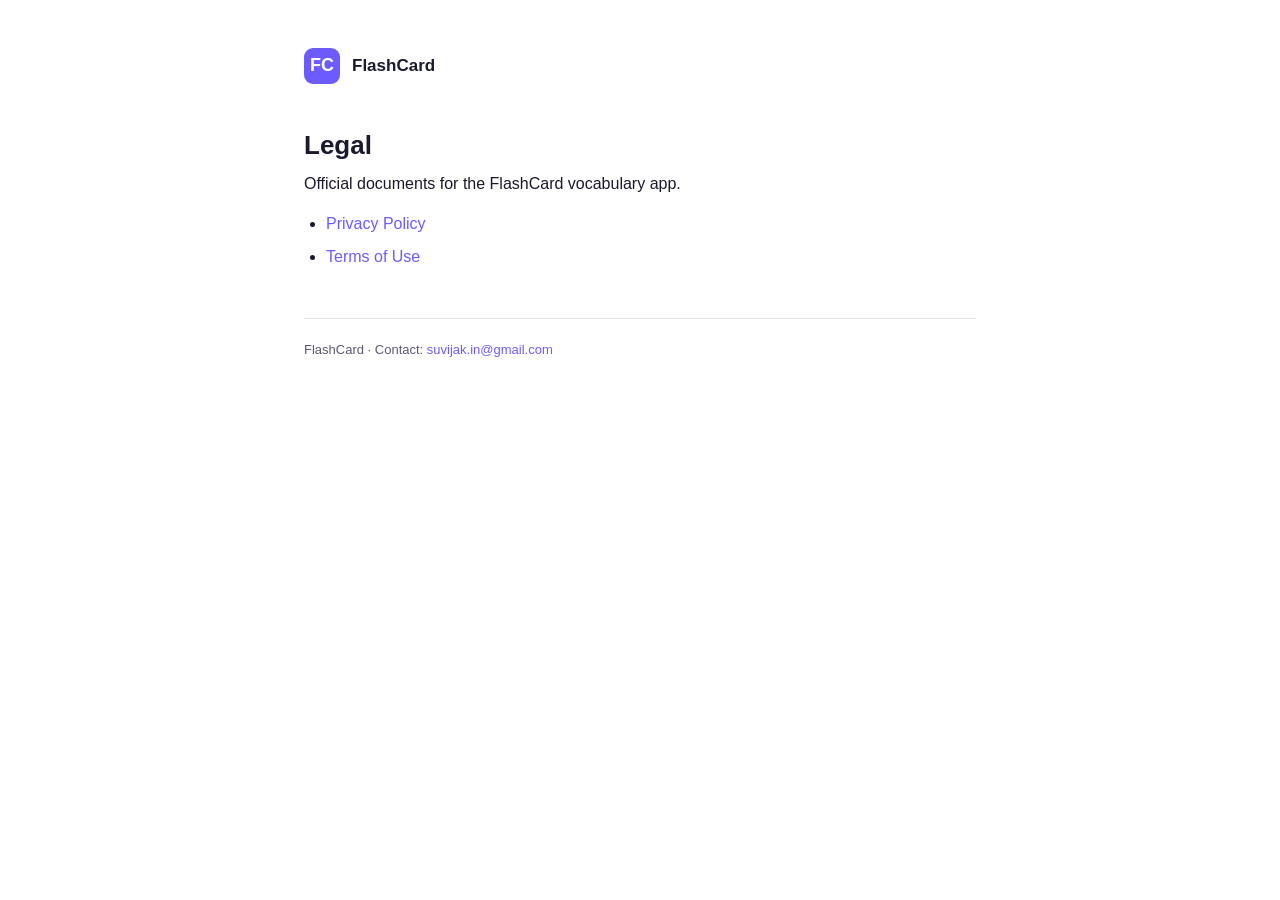
<file: index.html>
<!doctype html>
<html lang="en">
<head>
<meta charset="utf-8" />
<meta name="viewport" content="width=device-width, initial-scale=1" />
<title>FlashCard — Legal</title>
<link rel="stylesheet" href="style.css" />
</head>
<body>
<div class="wrap">
  <header class="top">
    <div class="logo">FC</div>
    <div class="name">FlashCard</div>
  </header>

  <h1>Legal</h1>
  <p>Official documents for the FlashCard vocabulary app.</p>

  <ul>
    <li><a href="privacy-policy.html">Privacy Policy</a></li>
    <li><a href="terms-of-use.html">Terms of Use</a></li>
  </ul>

  <footer>FlashCard · Contact: <a href="mailto:suvijak.in@gmail.com">suvijak.in@gmail.com</a></footer>
</div>
</body>
</html>
</file>
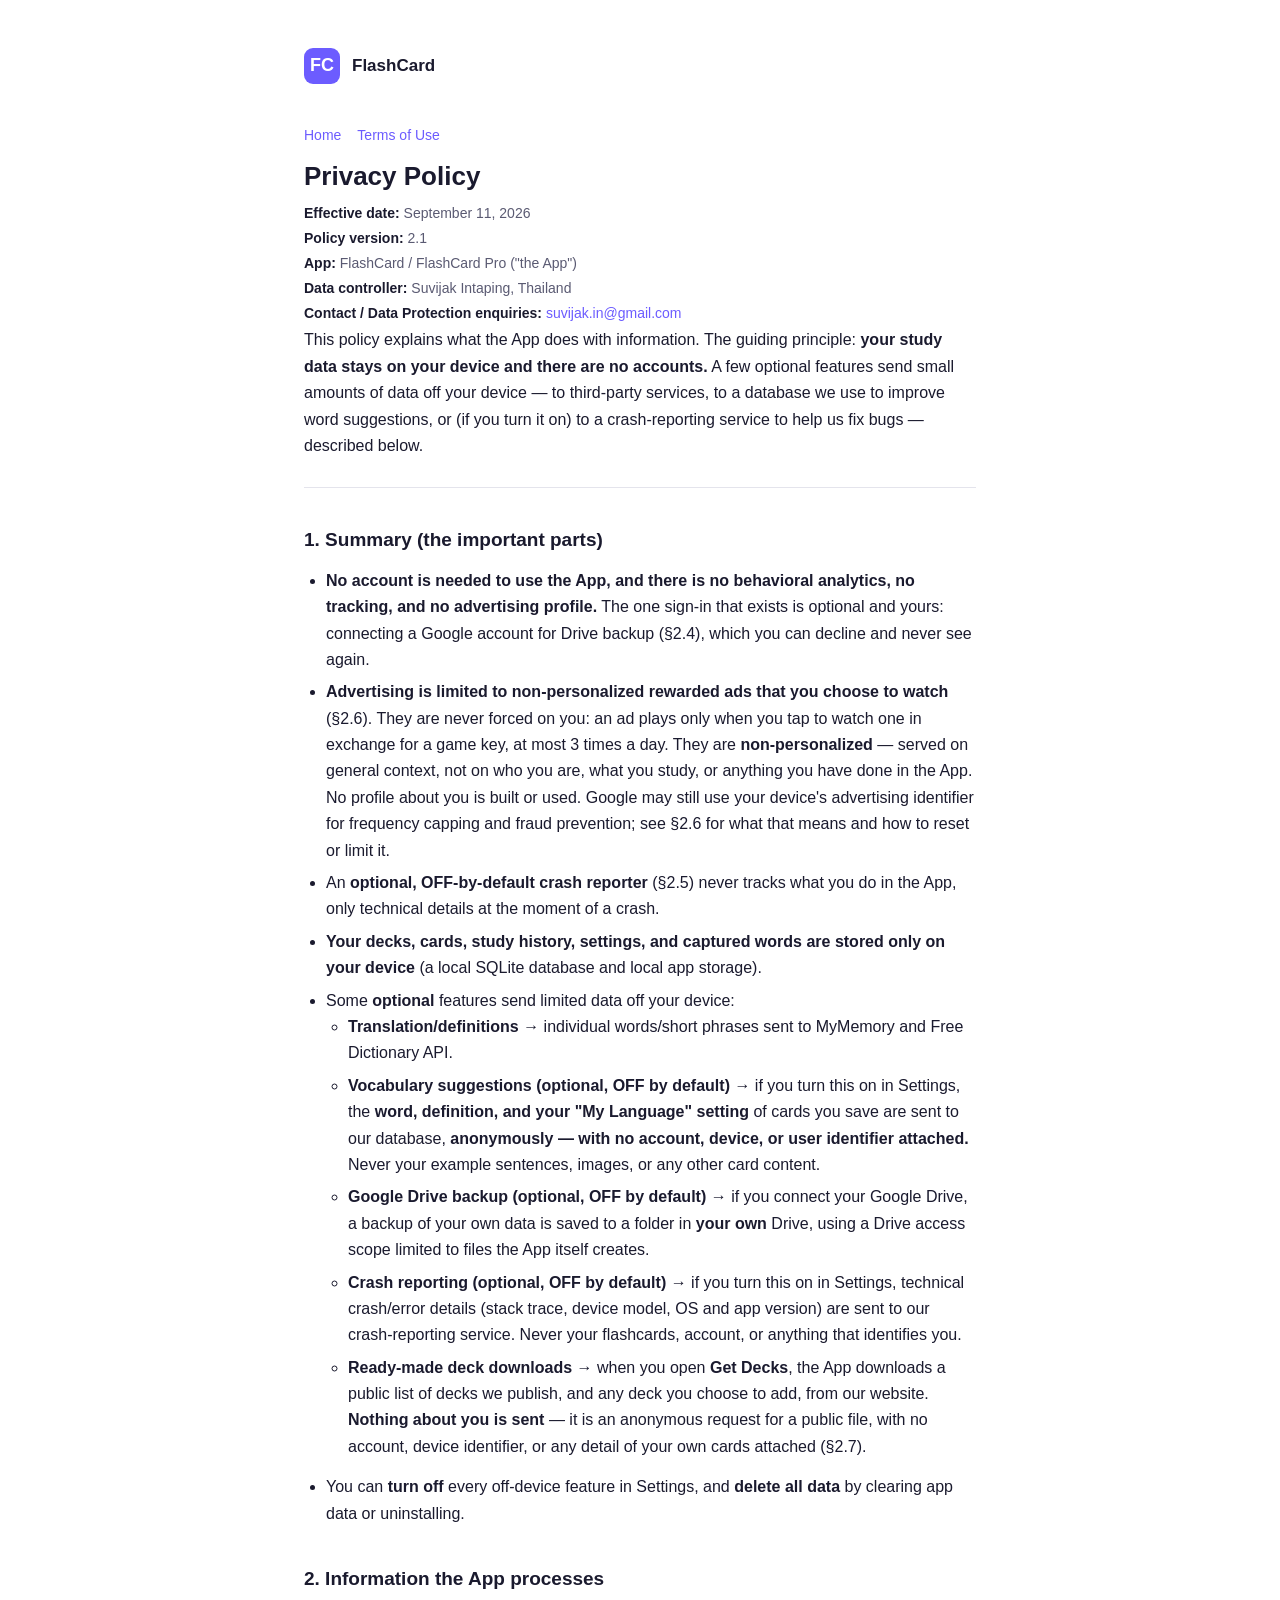
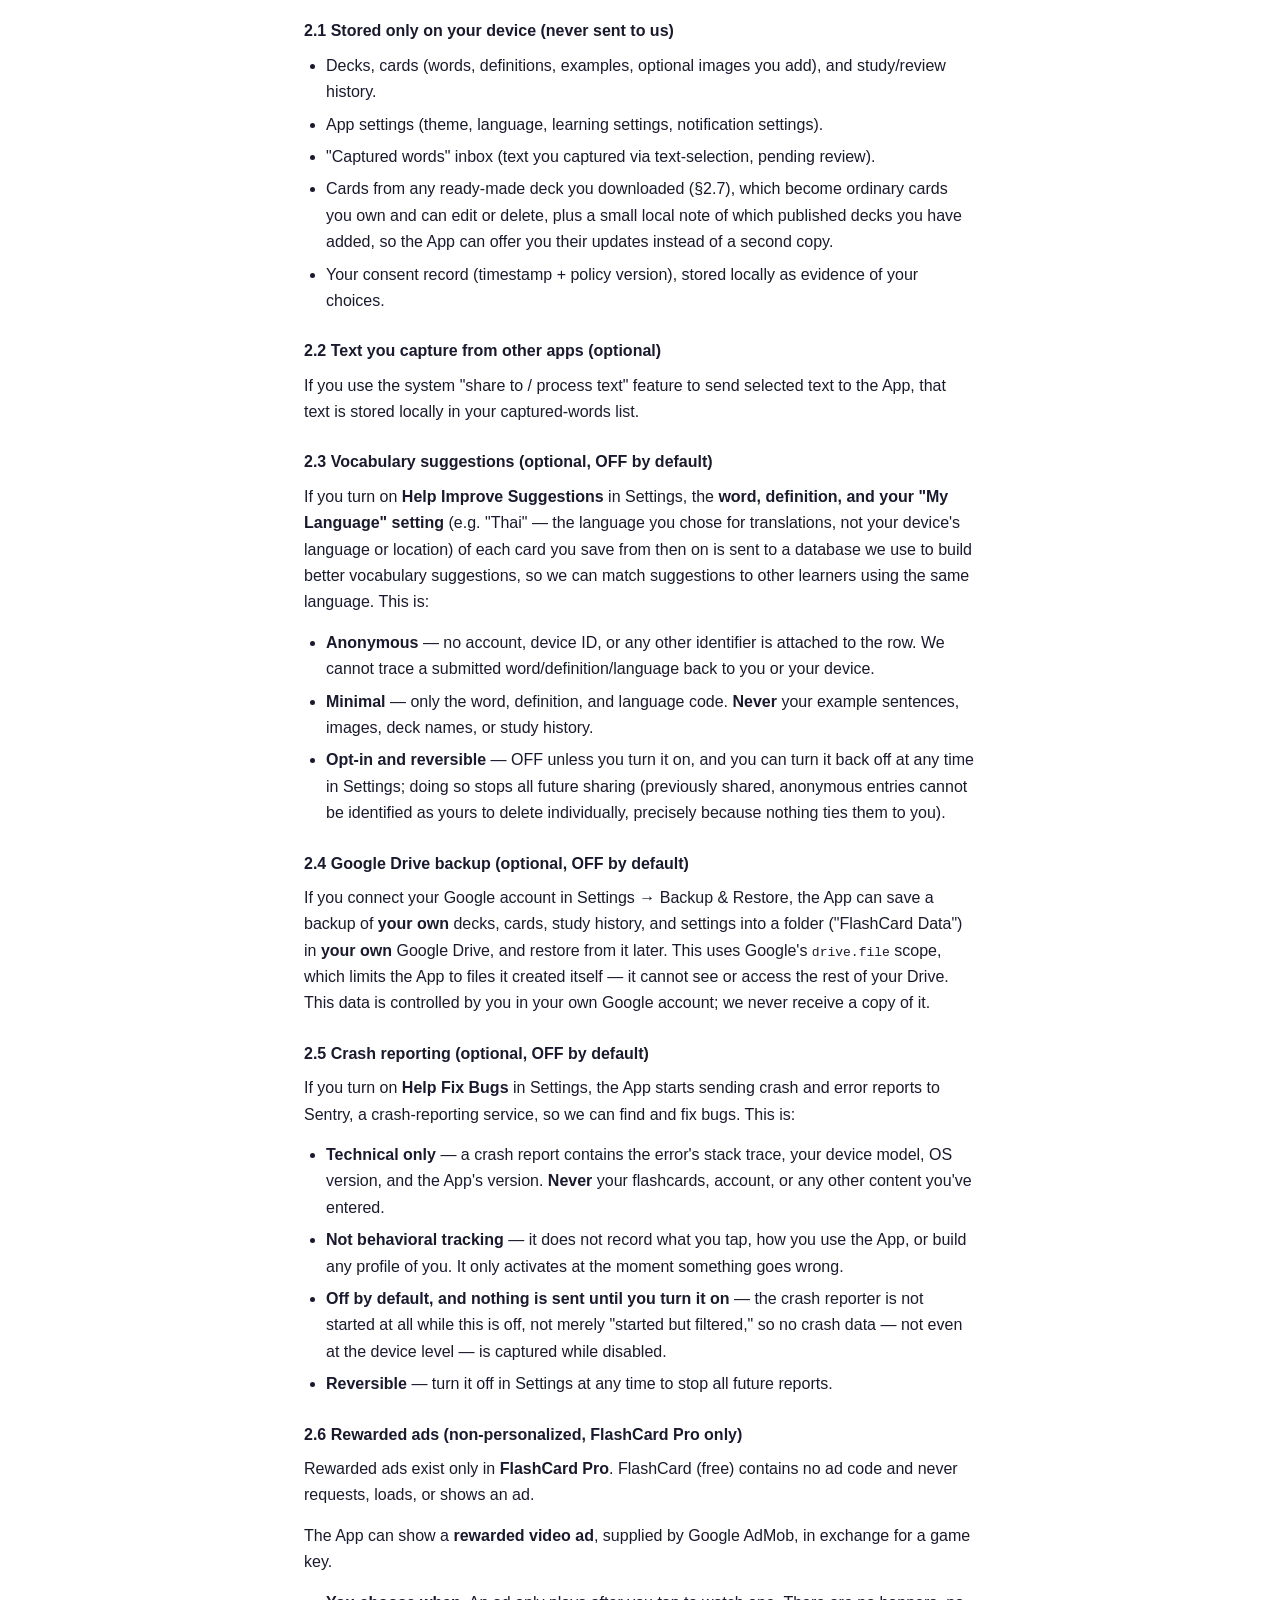
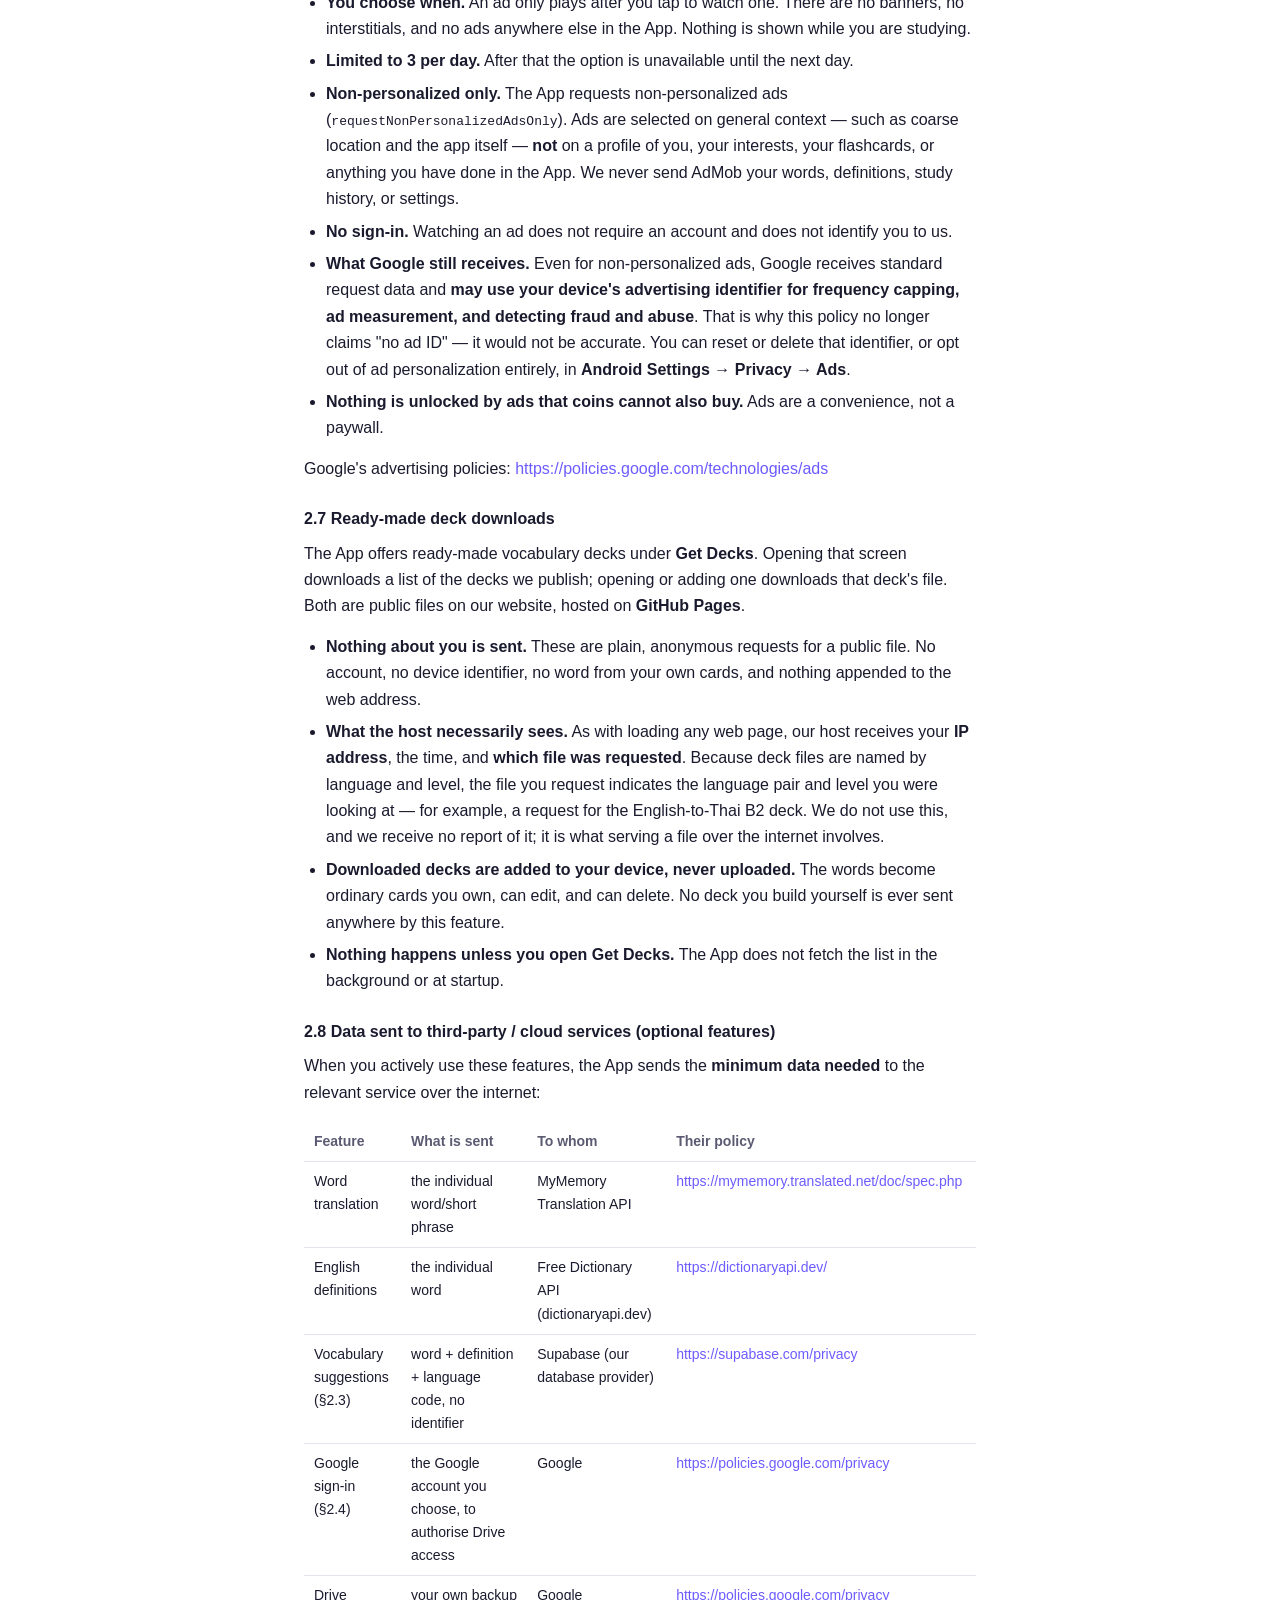
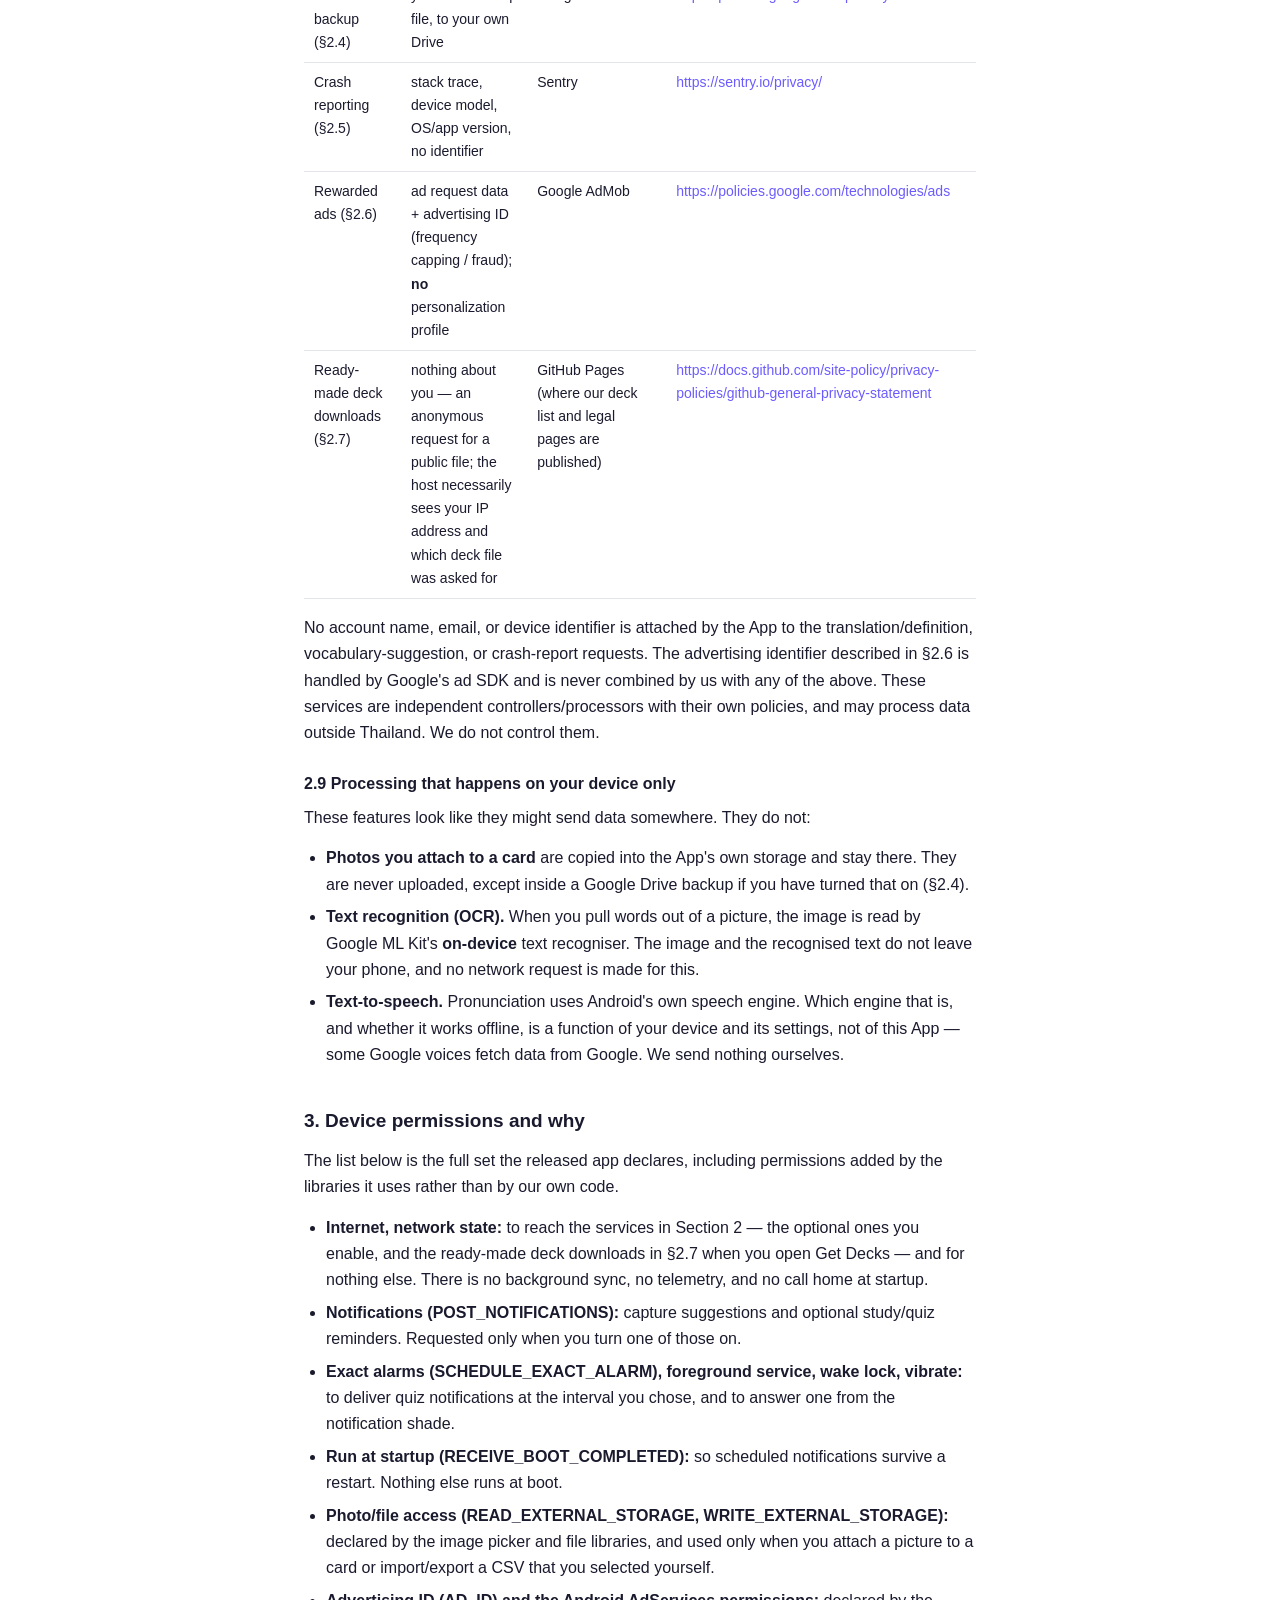
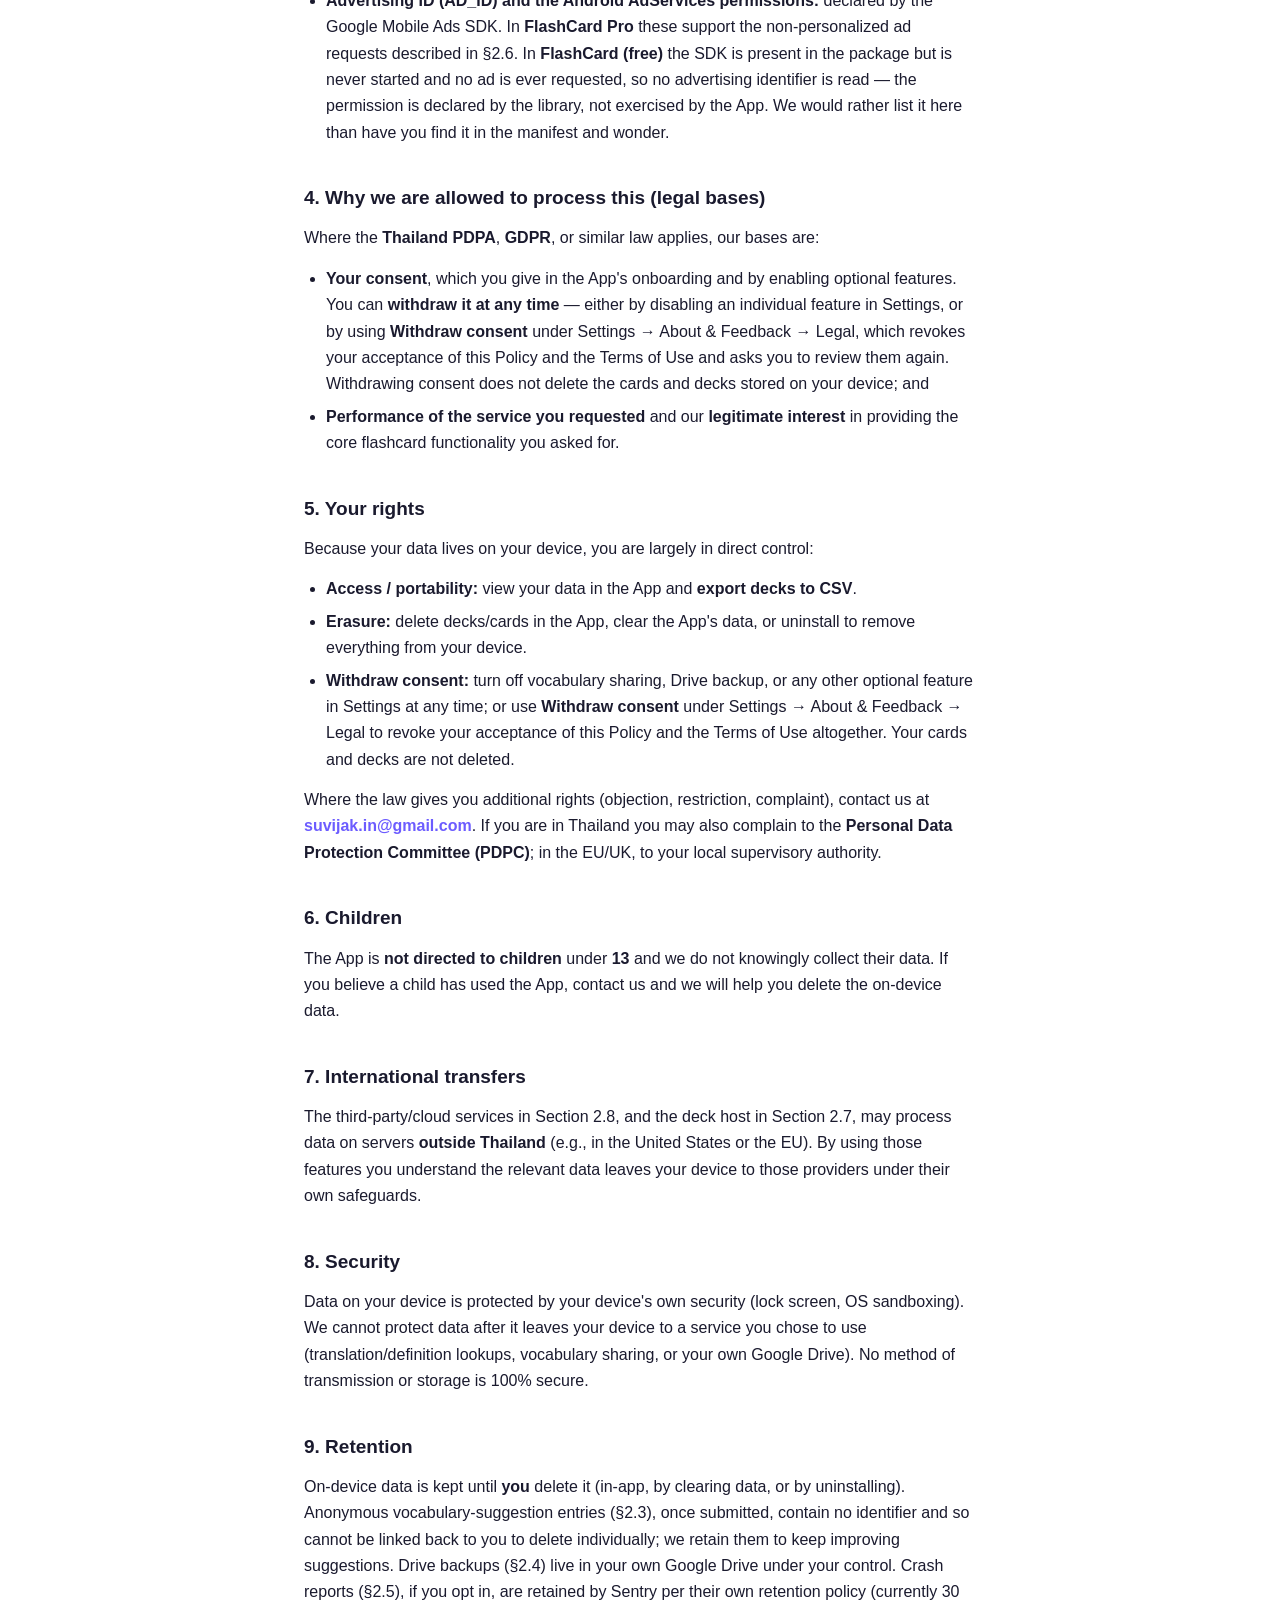
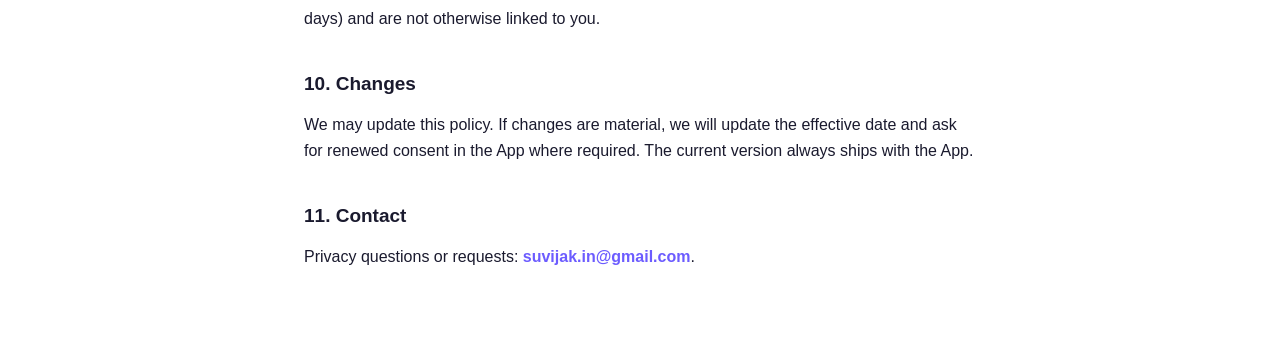
<file: privacy-policy.html>
<!doctype html>
<html lang="en">
<head>
<meta charset="utf-8" />
<meta name="viewport" content="width=device-width, initial-scale=1" />
<title>Privacy Policy — FlashCard</title>
<link rel="stylesheet" href="style.css" />
</head>
<body>
<div class="wrap">
  <header class="top">
    <div class="logo">FC</div>
    <div class="name">FlashCard</div>
  </header>

  <div class="nav-links"><a href="index.html">Home</a><a href="terms-of-use.html">Terms of Use</a></div>

  <h1>Privacy Policy</h1>
  <p class="meta"><strong>Effective date:</strong> September 11, 2026</p>
  <p class="meta"><strong>Policy version:</strong> 2.1</p>
  <p class="meta"><strong>App:</strong> FlashCard / FlashCard Pro (&quot;the App&quot;)</p>
  <p class="meta"><strong>Data controller:</strong> Suvijak Intaping, Thailand</p>
  <p class="meta"><strong>Contact / Data Protection enquiries:</strong> <a href="mailto:suvijak.in@gmail.com">suvijak.in@gmail.com</a></p>

  <p>This policy explains what the App does with information. The guiding principle: <strong>your study data stays on your device and there are no accounts.</strong> A few optional features send small amounts of data off your device — to third-party services, to a database we use to improve word suggestions, or (if you turn it on) to a crash-reporting service to help us fix bugs — described below.</p>
  <hr />
  <h2>1. Summary (the important parts)</h2>
  <ul>
    <li><strong>No account is needed to use the App, and there is no behavioral analytics, no tracking, and no advertising profile.</strong> The one sign-in that exists is optional and yours: connecting a Google account for Drive backup (§2.4), which you can decline and never see again.</li>
    <li><strong>Advertising is limited to non-personalized rewarded ads that you choose to watch</strong> (§2.6). They are never forced on you: an ad plays only when you tap to watch one in exchange for a game key, at most 3 times a day. They are <strong>non-personalized</strong> — served on general context, not on who you are, what you study, or anything you have done in the App. No profile about you is built or used. Google may still use your device's advertising identifier for frequency capping and fraud prevention; see §2.6 for what that means and how to reset or limit it.</li>
    <li>An <strong>optional, OFF-by-default crash reporter</strong> (§2.5) never tracks what you do in the App, only technical details at the moment of a crash.</li>
    <li><strong>Your decks, cards, study history, settings, and captured words are stored only on your device</strong> (a local SQLite database and local app storage).</li>
    <li>Some <strong>optional</strong> features send limited data off your device:
      <ul>
        <li><strong>Translation/definitions</strong> → individual words/short phrases sent to MyMemory and Free Dictionary API.</li>
        <li><strong>Vocabulary suggestions (optional, OFF by default)</strong> → if you turn this on in Settings, the <strong>word, definition, and your &quot;My Language&quot; setting</strong> of cards you save are sent to our database, <strong>anonymously — with no account, device, or user identifier attached.</strong> Never your example sentences, images, or any other card content.</li>
        <li><strong>Google Drive backup (optional, OFF by default)</strong> → if you connect your Google Drive, a backup of your own data is saved to a folder in <strong>your own</strong> Drive, using a Drive access scope limited to files the App itself creates.</li>
        <li><strong>Crash reporting (optional, OFF by default)</strong> → if you turn this on in Settings, technical crash/error details (stack trace, device model, OS and app version) are sent to our crash-reporting service. Never your flashcards, account, or anything that identifies you.</li>
        <li><strong>Ready-made deck downloads</strong> → when you open <strong>Get Decks</strong>, the App downloads a public list of decks we publish, and any deck you choose to add, from our website. <strong>Nothing about you is sent</strong> — it is an anonymous request for a public file, with no account, device identifier, or any detail of your own cards attached (§2.7).</li>
      </ul>
    </li>
    <li>You can <strong>turn off</strong> every off-device feature in Settings, and <strong>delete all data</strong> by clearing app data or uninstalling.</li>
  </ul>
  <h2>2. Information the App processes</h2>
  <h3>2.1 Stored only on your device (never sent to us)</h3>
  <ul>
    <li>Decks, cards (words, definitions, examples, optional images you add), and study/review history.</li>
    <li>App settings (theme, language, learning settings, notification settings).</li>
    <li>&quot;Captured words&quot; inbox (text you captured via text-selection, pending review).</li>
    <li>Cards from any ready-made deck you downloaded (§2.7), which become ordinary cards you own and can edit or delete, plus a small local note of which published decks you have added, so the App can offer you their updates instead of a second copy.</li>
    <li>Your consent record (timestamp + policy version), stored locally as evidence of your choices.</li>
  </ul>
  <h3>2.2 Text you capture from other apps (optional)</h3>
  <p>If you use the system &quot;share to / process text&quot; feature to send selected text to the App, that text is stored locally in your captured-words list.</p>
  <h3>2.3 Vocabulary suggestions (optional, OFF by default)</h3>
  <p>If you turn on <strong>Help Improve Suggestions</strong> in Settings, the <strong>word, definition, and your &quot;My Language&quot; setting</strong> (e.g. &quot;Thai&quot; — the language you chose for translations, not your device's language or location) of each card you save from then on is sent to a database we use to build better vocabulary suggestions, so we can match suggestions to other learners using the same language. This is:</p>
  <ul>
    <li><strong>Anonymous</strong> — no account, device ID, or any other identifier is attached to the row. We cannot trace a submitted word/definition/language back to you or your device.</li>
    <li><strong>Minimal</strong> — only the word, definition, and language code. <strong>Never</strong> your example sentences, images, deck names, or study history.</li>
    <li><strong>Opt-in and reversible</strong> — OFF unless you turn it on, and you can turn it back off at any time in Settings; doing so stops all future sharing (previously shared, anonymous entries cannot be identified as yours to delete individually, precisely because nothing ties them to you).</li>
  </ul>
  <h3>2.4 Google Drive backup (optional, OFF by default)</h3>
  <p>If you connect your Google account in Settings → Backup &amp; Restore, the App can save a backup of <strong>your own</strong> decks, cards, study history, and settings into a folder (&quot;FlashCard Data&quot;) in <strong>your own</strong> Google Drive, and restore from it later. This uses Google's <code>drive.file</code> scope, which limits the App to files it created itself — it cannot see or access the rest of your Drive. This data is controlled by you in your own Google account; we never receive a copy of it.</p>
  <h3>2.5 Crash reporting (optional, OFF by default)</h3>
  <p>If you turn on <strong>Help Fix Bugs</strong> in Settings, the App starts sending crash and error reports to Sentry, a crash-reporting service, so we can find and fix bugs. This is:</p>
  <ul>
    <li><strong>Technical only</strong> — a crash report contains the error's stack trace, your device model, OS version, and the App's version. <strong>Never</strong> your flashcards, account, or any other content you've entered.</li>
    <li><strong>Not behavioral tracking</strong> — it does not record what you tap, how you use the App, or build any profile of you. It only activates at the moment something goes wrong.</li>
    <li><strong>Off by default, and nothing is sent until you turn it on</strong> — the crash reporter is not started at all while this is off, not merely &quot;started but filtered,&quot; so no crash data — not even at the device level — is captured while disabled.</li>
    <li><strong>Reversible</strong> — turn it off in Settings at any time to stop all future reports.</li>
  </ul>
  <h3>2.6 Rewarded ads (non-personalized, FlashCard Pro only)</h3>
  <p>Rewarded ads exist only in <strong>FlashCard Pro</strong>. FlashCard (free) contains no ad code and never requests, loads, or shows an ad.</p>
  <p>The App can show a <strong>rewarded video ad</strong>, supplied by Google AdMob, in exchange for a game key.</p>
  <ul>
    <li><strong>You choose when.</strong> An ad only plays after you tap to watch one. There are no banners, no interstitials, and no ads anywhere else in the App. Nothing is shown while you are studying.</li>
    <li><strong>Limited to 3 per day.</strong> After that the option is unavailable until the next day.</li>
    <li><strong>Non-personalized only.</strong> The App requests non-personalized ads (<code>requestNonPersonalizedAdsOnly</code>). Ads are selected on general context — such as coarse location and the app itself — <strong>not</strong> on a profile of you, your interests, your flashcards, or anything you have done in the App. We never send AdMob your words, definitions, study history, or settings.</li>
    <li><strong>No sign-in.</strong> Watching an ad does not require an account and does not identify you to us.</li>
    <li><strong>What Google still receives.</strong> Even for non-personalized ads, Google receives standard request data and <strong>may use your device's advertising identifier for frequency capping, ad measurement, and detecting fraud and abuse</strong>. That is why this policy no longer claims &quot;no ad ID&quot; — it would not be accurate. You can reset or delete that identifier, or opt out of ad personalization entirely, in <strong>Android Settings → Privacy → Ads</strong>.</li>
    <li><strong>Nothing is unlocked by ads that coins cannot also buy.</strong> Ads are a convenience, not a paywall.</li>
  </ul>
  <p>Google's advertising policies: <a href="https://policies.google.com/technologies/ads">https://policies.google.com/technologies/ads</a></p>
  <h3>2.7 Ready-made deck downloads</h3>
  <p>The App offers ready-made vocabulary decks under <strong>Get Decks</strong>. Opening that screen downloads a list of the decks we publish; opening or adding one downloads that deck's file. Both are public files on our website, hosted on <strong>GitHub Pages</strong>.</p>
  <ul>
    <li><strong>Nothing about you is sent.</strong> These are plain, anonymous requests for a public file. No account, no device identifier, no word from your own cards, and nothing appended to the web address.</li>
    <li><strong>What the host necessarily sees.</strong> As with loading any web page, our host receives your <strong>IP address</strong>, the time, and <strong>which file was requested</strong>. Because deck files are named by language and level, the file you request indicates the language pair and level you were looking at — for example, a request for the English-to-Thai B2 deck. We do not use this, and we receive no report of it; it is what serving a file over the internet involves.</li>
    <li><strong>Downloaded decks are added to your device, never uploaded.</strong> The words become ordinary cards you own, can edit, and can delete. No deck you build yourself is ever sent anywhere by this feature.</li>
    <li><strong>Nothing happens unless you open Get Decks.</strong> The App does not fetch the list in the background or at startup.</li>
  </ul>
  <h3>2.8 Data sent to third-party / cloud services (optional features)</h3>
  <p>When you actively use these features, the App sends the <strong>minimum data needed</strong> to the relevant service over the internet:</p>
  <table>
    <thead><tr><th>Feature</th><th>What is sent</th><th>To whom</th><th>Their policy</th></tr></thead>
    <tbody>
      <tr><td>Word translation</td><td>the individual word/short phrase</td><td>MyMemory Translation API</td><td><a href="https://mymemory.translated.net/doc/spec.php">https://mymemory.translated.net/doc/spec.php</a></td></tr>
      <tr><td>English definitions</td><td>the individual word</td><td>Free Dictionary API (dictionaryapi.dev)</td><td><a href="https://dictionaryapi.dev/">https://dictionaryapi.dev/</a></td></tr>
      <tr><td>Vocabulary suggestions (§2.3)</td><td>word + definition + language code, no identifier</td><td>Supabase (our database provider)</td><td><a href="https://supabase.com/privacy">https://supabase.com/privacy</a></td></tr>
      <tr><td>Google sign-in (§2.4)</td><td>the Google account you choose, to authorise Drive access</td><td>Google</td><td><a href="https://policies.google.com/privacy">https://policies.google.com/privacy</a></td></tr>
      <tr><td>Drive backup (§2.4)</td><td>your own backup file, to your own Drive</td><td>Google</td><td><a href="https://policies.google.com/privacy">https://policies.google.com/privacy</a></td></tr>
      <tr><td>Crash reporting (§2.5)</td><td>stack trace, device model, OS/app version, no identifier</td><td>Sentry</td><td><a href="https://sentry.io/privacy/">https://sentry.io/privacy/</a></td></tr>
      <tr><td>Rewarded ads (§2.6)</td><td>ad request data + advertising ID (frequency capping / fraud); <strong>no</strong> personalization profile</td><td>Google AdMob</td><td><a href="https://policies.google.com/technologies/ads">https://policies.google.com/technologies/ads</a></td></tr>
      <tr><td>Ready-made deck downloads (§2.7)</td><td>nothing about you — an anonymous request for a public file; the host necessarily sees your IP address and which deck file was asked for</td><td>GitHub Pages (where our deck list and legal pages are published)</td><td><a href="https://docs.github.com/site-policy/privacy-policies/github-general-privacy-statement">https://docs.github.com/site-policy/privacy-policies/github-general-privacy-statement</a></td></tr>
    </tbody>
  </table>
  <p>No account name, email, or device identifier is attached by the App to the translation/definition, vocabulary-suggestion, or crash-report requests. The advertising identifier described in §2.6 is handled by Google's ad SDK and is never combined by us with any of the above. These services are independent controllers/processors with their own policies, and may process data outside Thailand. We do not control them.</p>
  <h3>2.9 Processing that happens on your device only</h3>
  <p>These features look like they might send data somewhere. They do not:</p>
  <ul>
    <li><strong>Photos you attach to a card</strong> are copied into the App's own storage and stay there. They are never uploaded, except inside a Google Drive backup if you have turned that on (§2.4).</li>
    <li><strong>Text recognition (OCR).</strong> When you pull words out of a picture, the image is read by Google ML Kit's <strong>on-device</strong> text recogniser. The image and the recognised text do not leave your phone, and no network request is made for this.</li>
    <li><strong>Text-to-speech.</strong> Pronunciation uses Android's own speech engine. Which engine that is, and whether it works offline, is a function of your device and its settings, not of this App — some Google voices fetch data from Google. We send nothing ourselves.</li>
  </ul>
  <h2>3. Device permissions and why</h2>
  <p>The list below is the full set the released app declares, including permissions added by the libraries it uses rather than by our own code.</p>
  <ul>
    <li><strong>Internet, network state:</strong> to reach the services in Section 2 — the optional ones you enable, and the ready-made deck downloads in §2.7 when you open Get Decks — and for nothing else. There is no background sync, no telemetry, and no call home at startup.</li>
    <li><strong>Notifications (POST_NOTIFICATIONS):</strong> capture suggestions and optional study/quiz reminders. Requested only when you turn one of those on.</li>
    <li><strong>Exact alarms (SCHEDULE_EXACT_ALARM), foreground service, wake lock, vibrate:</strong> to deliver quiz notifications at the interval you chose, and to answer one from the notification shade.</li>
    <li><strong>Run at startup (RECEIVE_BOOT_COMPLETED):</strong> so scheduled notifications survive a restart. Nothing else runs at boot.</li>
    <li><strong>Photo/file access (READ_EXTERNAL_STORAGE, WRITE_EXTERNAL_STORAGE):</strong> declared by the image picker and file libraries, and used only when you attach a picture to a card or import/export a CSV that you selected yourself.</li>
    <li><strong>Advertising ID (AD_ID) and the Android AdServices permissions:</strong> declared by the Google Mobile Ads SDK. In <strong>FlashCard Pro</strong> these support the non-personalized ad requests described in §2.6. In <strong>FlashCard (free)</strong> the SDK is present in the package but is never started and no ad is ever requested, so no advertising identifier is read — the permission is declared by the library, not exercised by the App. We would rather list it here than have you find it in the manifest and wonder.</li>
  </ul>
  <h2>4. Why we are allowed to process this (legal bases)</h2>
  <p>Where the <strong>Thailand PDPA</strong>, <strong>GDPR</strong>, or similar law applies, our bases are:</p>
  <ul>
    <li><strong>Your consent</strong>, which you give in the App's onboarding and by enabling optional features. You can <strong>withdraw it at any time</strong> — either by disabling an individual feature in Settings, or by using <strong>Withdraw consent</strong> under Settings → About &amp; Feedback → Legal, which revokes your acceptance of this Policy and the Terms of Use and asks you to review them again. Withdrawing consent does not delete the cards and decks stored on your device; and</li>
    <li><strong>Performance of the service you requested</strong> and our <strong>legitimate interest</strong> in providing the core flashcard functionality you asked for.</li>
  </ul>
  <h2>5. Your rights</h2>
  <p>Because your data lives on your device, you are largely in direct control:</p>
  <ul>
    <li><strong>Access / portability:</strong> view your data in the App and <strong>export decks to CSV</strong>.</li>
    <li><strong>Erasure:</strong> delete decks/cards in the App, clear the App's data, or uninstall to remove everything from your device.</li>
    <li><strong>Withdraw consent:</strong> turn off vocabulary sharing, Drive backup, or any other optional feature in Settings at any time; or use <strong>Withdraw consent</strong> under Settings → About &amp; Feedback → Legal to revoke your acceptance of this Policy and the Terms of Use altogether. Your cards and decks are not deleted.</li>
  </ul>
  <p>Where the law gives you additional rights (objection, restriction, complaint), contact us at <strong><a href="mailto:suvijak.in@gmail.com">suvijak.in@gmail.com</a></strong>. If you are in Thailand you may also complain to the <strong>Personal Data Protection Committee (PDPC)</strong>; in the EU/UK, to your local supervisory authority.</p>
  <h2>6. Children</h2>
  <p>The App is <strong>not directed to children</strong> under <strong>13</strong> and we do not knowingly collect their data. If you believe a child has used the App, contact us and we will help you delete the on-device data.</p>
  <h2>7. International transfers</h2>
  <p>The third-party/cloud services in Section 2.8, and the deck host in Section 2.7, may process data on servers <strong>outside Thailand</strong> (e.g., in the United States or the EU). By using those features you understand the relevant data leaves your device to those providers under their own safeguards.</p>
  <h2>8. Security</h2>
  <p>Data on your device is protected by your device's own security (lock screen, OS sandboxing). We cannot protect data after it leaves your device to a service you chose to use (translation/definition lookups, vocabulary sharing, or your own Google Drive). No method of transmission or storage is 100% secure.</p>
  <h2>9. Retention</h2>
  <p>On-device data is kept until <strong>you</strong> delete it (in-app, by clearing data, or by uninstalling). Anonymous vocabulary-suggestion entries (§2.3), once submitted, contain no identifier and so cannot be linked back to you to delete individually; we retain them to keep improving suggestions. Drive backups (§2.4) live in your own Google Drive under your control. Crash reports (§2.5), if you opt in, are retained by Sentry per their own retention policy (currently 30 days) and are not otherwise linked to you.</p>
  <h2>10. Changes</h2>
  <p>We may update this policy. If changes are material, we will update the effective date and ask for renewed consent in the App where required. The current version always ships with the App.</p>
  <h2>11. Contact</h2>
  <p>Privacy questions or requests: <strong><a href="mailto:suvijak.in@gmail.com">suvijak.in@gmail.com</a></strong>.</p>
</div>
</body>
</html>
</file>
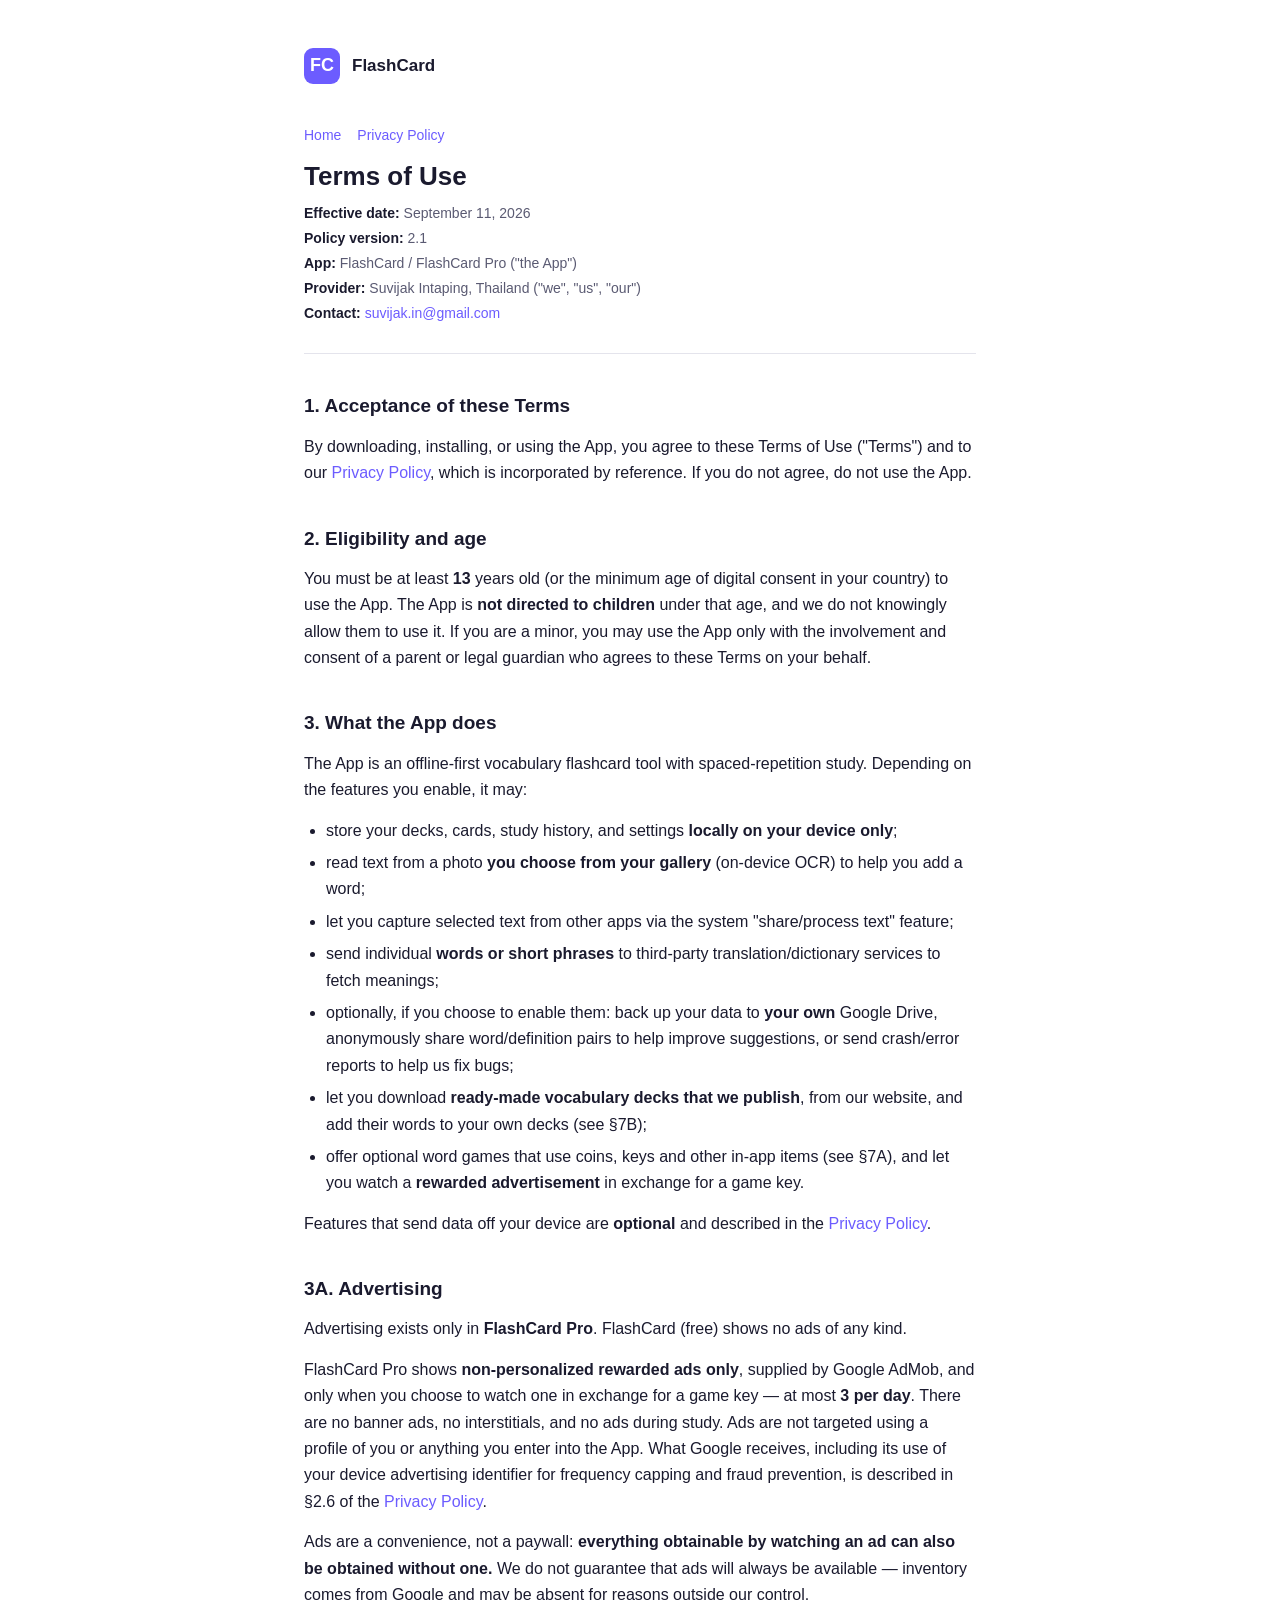
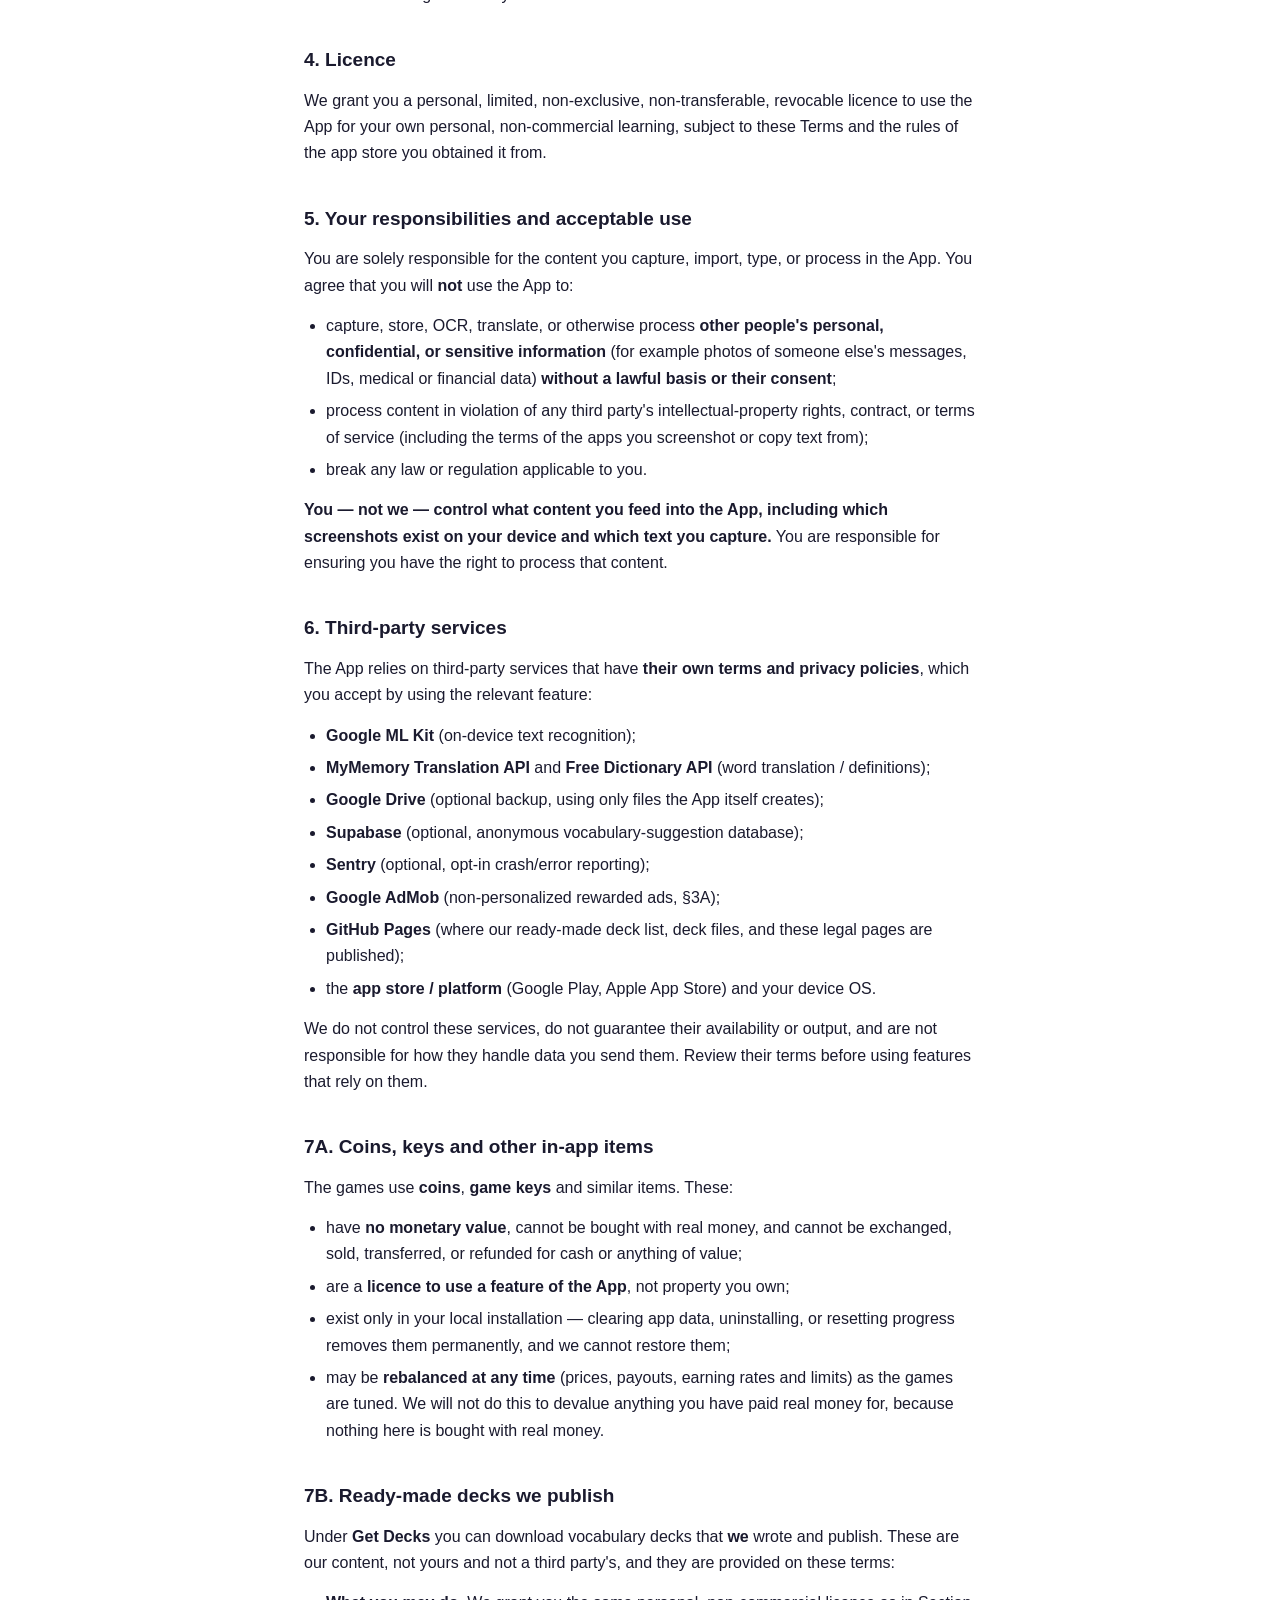
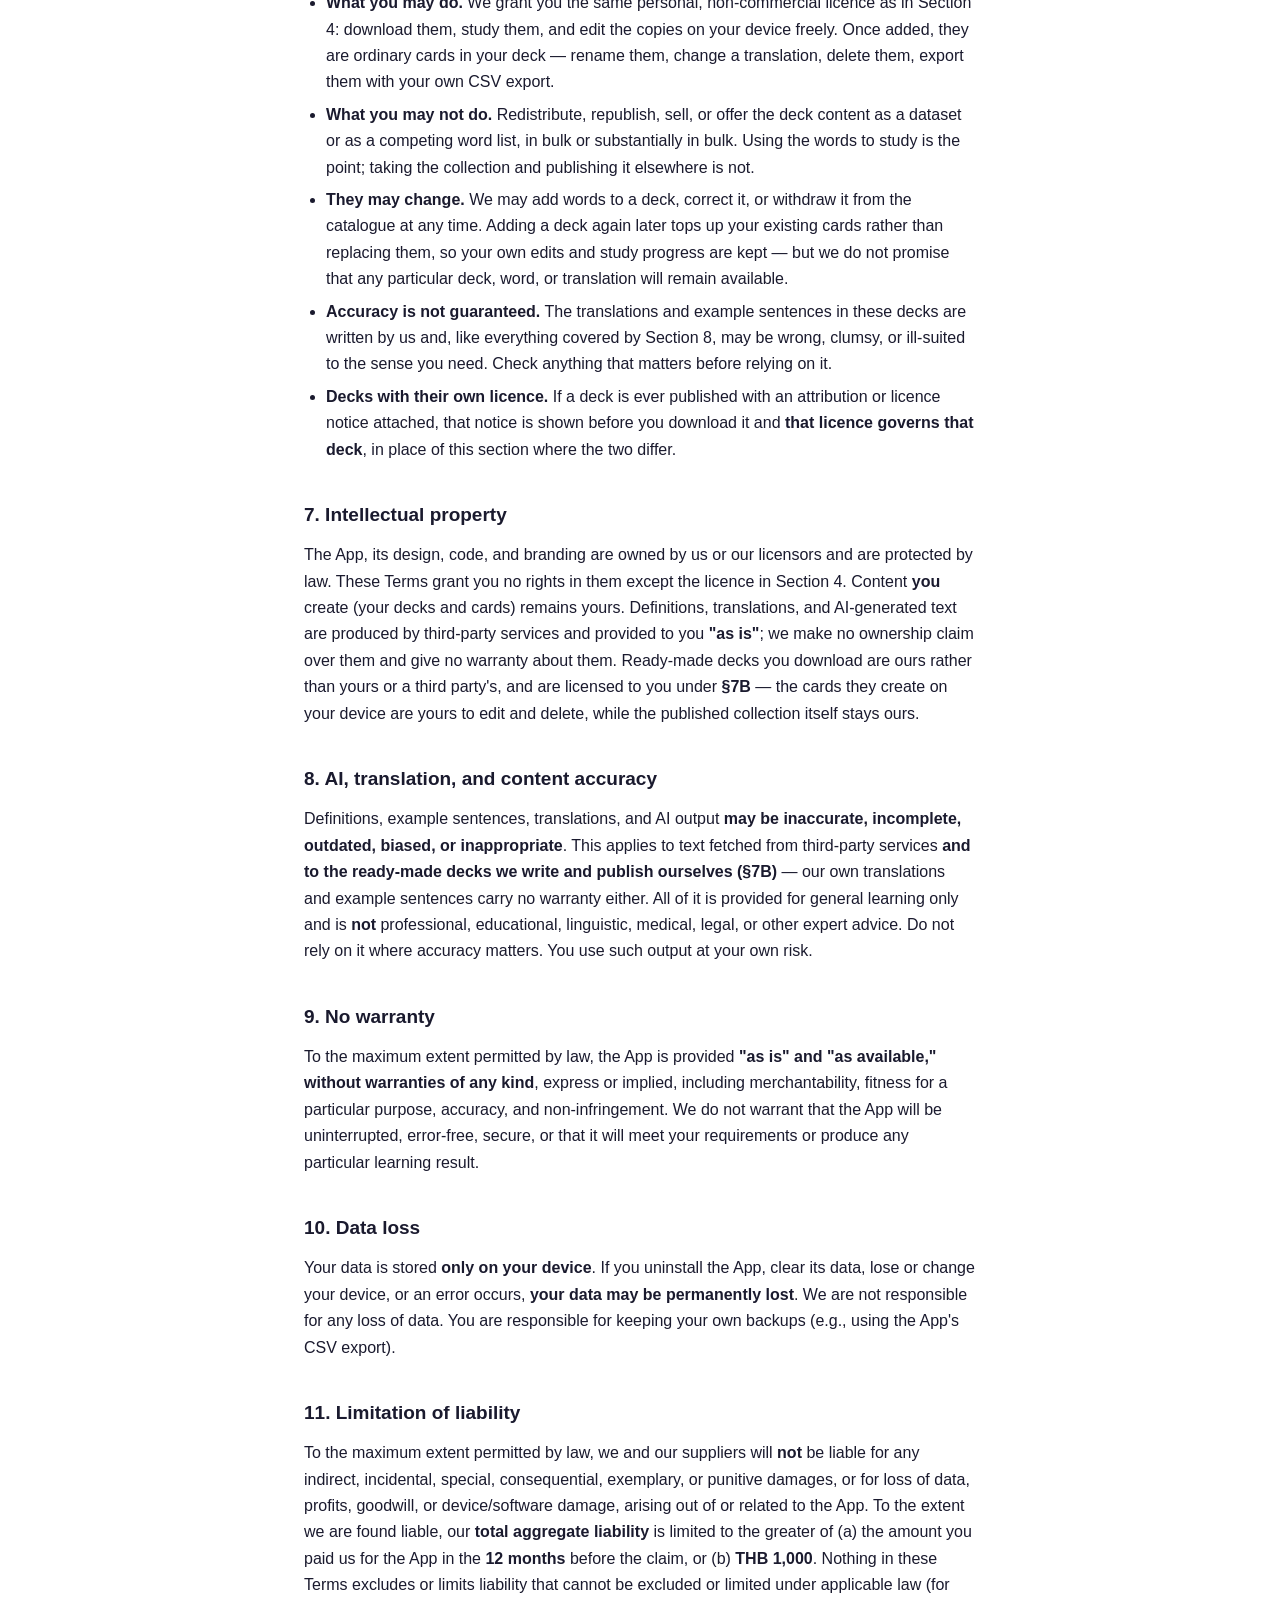
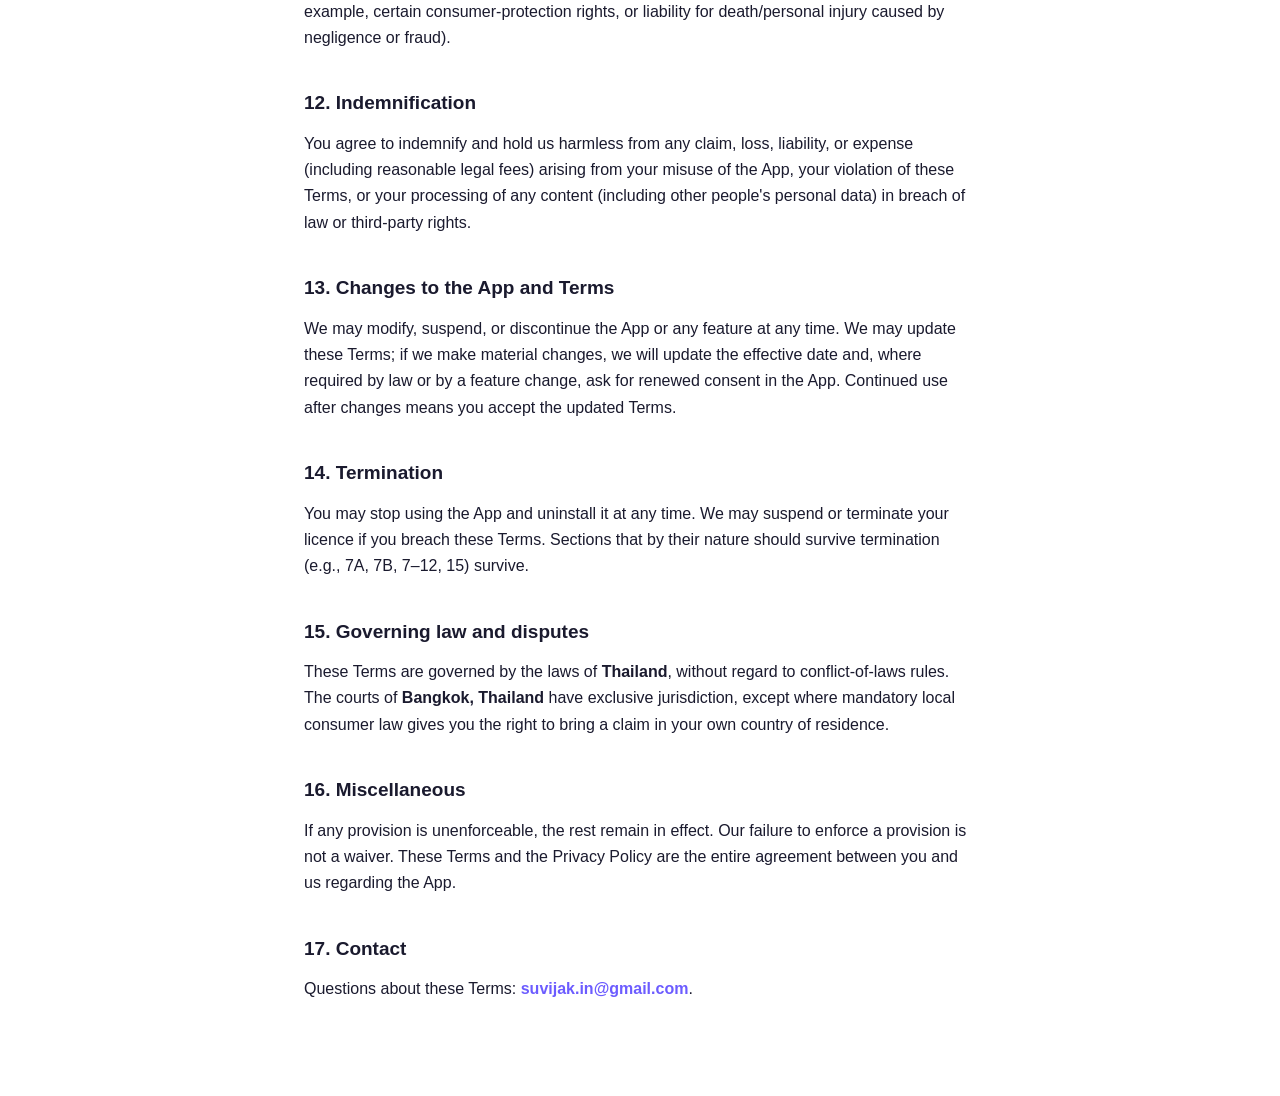
<file: terms-of-use.html>
<!doctype html>
<html lang="en">
<head>
<meta charset="utf-8" />
<meta name="viewport" content="width=device-width, initial-scale=1" />
<title>Terms of Use — FlashCard</title>
<link rel="stylesheet" href="style.css" />
</head>
<body>
<div class="wrap">
  <header class="top">
    <div class="logo">FC</div>
    <div class="name">FlashCard</div>
  </header>

  <div class="nav-links"><a href="index.html">Home</a><a href="privacy-policy.html">Privacy Policy</a></div>

  <h1>Terms of Use</h1>
  <p class="meta"><strong>Effective date:</strong> September 11, 2026</p>
  <p class="meta"><strong>Policy version:</strong> 2.1</p>
  <p class="meta"><strong>App:</strong> FlashCard / FlashCard Pro (&quot;the App&quot;)</p>
  <p class="meta"><strong>Provider:</strong> Suvijak Intaping, Thailand (&quot;we&quot;, &quot;us&quot;, &quot;our&quot;)</p>
  <p class="meta"><strong>Contact:</strong> <a href="mailto:suvijak.in@gmail.com">suvijak.in@gmail.com</a></p>

  <hr />
  <h2>1. Acceptance of these Terms</h2>
  <p>By downloading, installing, or using the App, you agree to these Terms of Use (&quot;Terms&quot;) and to our <a href="privacy-policy.html">Privacy Policy</a>, which is incorporated by reference. If you do not agree, do not use the App.</p>
  <h2>2. Eligibility and age</h2>
  <p>You must be at least <strong>13</strong> years old (or the minimum age of digital consent in your country) to use the App. The App is <strong>not directed to children</strong> under that age, and we do not knowingly allow them to use it. If you are a minor, you may use the App only with the involvement and consent of a parent or legal guardian who agrees to these Terms on your behalf.</p>
  <h2>3. What the App does</h2>
  <p>The App is an offline-first vocabulary flashcard tool with spaced-repetition study. Depending on the features you enable, it may:</p>
  <ul>
    <li>store your decks, cards, study history, and settings <strong>locally on your device only</strong>;</li>
    <li>read text from a photo <strong>you choose from your gallery</strong> (on-device OCR) to help you add a word;</li>
    <li>let you capture selected text from other apps via the system &quot;share/process text&quot; feature;</li>
    <li>send individual <strong>words or short phrases</strong> to third-party translation/dictionary services to fetch meanings;</li>
    <li>optionally, if you choose to enable them: back up your data to <strong>your own</strong> Google Drive, anonymously share word/definition pairs to help improve suggestions, or send crash/error reports to help us fix bugs;</li>
    <li>let you download <strong>ready-made vocabulary decks that we publish</strong>, from our website, and add their words to your own decks (see §7B);</li>
    <li>offer optional word games that use coins, keys and other in-app items (see §7A), and let you watch a <strong>rewarded advertisement</strong> in exchange for a game key.</li>
  </ul>
  <p>Features that send data off your device are <strong>optional</strong> and described in the <a href="privacy-policy.html">Privacy Policy</a>.</p>
  <h2>3A. Advertising</h2>
  <p>Advertising exists only in <strong>FlashCard Pro</strong>. FlashCard (free) shows no ads of any kind.</p>
  <p>FlashCard Pro shows <strong>non-personalized rewarded ads only</strong>, supplied by Google AdMob, and only when you choose to watch one in exchange for a game key — at most <strong>3 per day</strong>. There are no banner ads, no interstitials, and no ads during study. Ads are not targeted using a profile of you or anything you enter into the App. What Google receives, including its use of your device advertising identifier for frequency capping and fraud prevention, is described in §2.6 of the <a href="privacy-policy.html">Privacy Policy</a>.</p>
  <p>Ads are a convenience, not a paywall: <strong>everything obtainable by watching an ad can also be obtained without one.</strong> We do not guarantee that ads will always be available — inventory comes from Google and may be absent for reasons outside our control.</p>
  <h2>4. Licence</h2>
  <p>We grant you a personal, limited, non-exclusive, non-transferable, revocable licence to use the App for your own personal, non-commercial learning, subject to these Terms and the rules of the app store you obtained it from.</p>
  <h2>5. Your responsibilities and acceptable use</h2>
  <p>You are solely responsible for the content you capture, import, type, or process in the App. You agree that you will <strong>not</strong> use the App to:</p>
  <ul>
    <li>capture, store, OCR, translate, or otherwise process <strong>other people's personal, confidential, or sensitive information</strong> (for example photos of someone else's messages, IDs, medical or financial data) <strong>without a lawful basis or their consent</strong>;</li>
    <li>process content in violation of any third party's intellectual-property rights, contract, or terms of service (including the terms of the apps you screenshot or copy text from);</li>
    <li>break any law or regulation applicable to you.</li>
  </ul>
  <p><strong>You — not we — control what content you feed into the App, including which screenshots exist on your device and which text you capture.</strong> You are responsible for ensuring you have the right to process that content.</p>
  <h2>6. Third-party services</h2>
  <p>The App relies on third-party services that have <strong>their own terms and privacy policies</strong>, which you accept by using the relevant feature:</p>
  <ul>
    <li><strong>Google ML Kit</strong> (on-device text recognition);</li>
    <li><strong>MyMemory Translation API</strong> and <strong>Free Dictionary API</strong> (word translation / definitions);</li>
    <li><strong>Google Drive</strong> (optional backup, using only files the App itself creates);</li>
    <li><strong>Supabase</strong> (optional, anonymous vocabulary-suggestion database);</li>
    <li><strong>Sentry</strong> (optional, opt-in crash/error reporting);</li>
    <li><strong>Google AdMob</strong> (non-personalized rewarded ads, §3A);</li>
    <li><strong>GitHub Pages</strong> (where our ready-made deck list, deck files, and these legal pages are published);</li>
    <li>the <strong>app store / platform</strong> (Google Play, Apple App Store) and your device OS.</li>
  </ul>
  <p>We do not control these services, do not guarantee their availability or output, and are not responsible for how they handle data you send them. Review their terms before using features that rely on them.</p>
  <h2>7A. Coins, keys and other in-app items</h2>
  <p>The games use <strong>coins</strong>, <strong>game keys</strong> and similar items. These:</p>
  <ul>
    <li>have <strong>no monetary value</strong>, cannot be bought with real money, and cannot be exchanged, sold, transferred, or refunded for cash or anything of value;</li>
    <li>are a <strong>licence to use a feature of the App</strong>, not property you own;</li>
    <li>exist only in your local installation — clearing app data, uninstalling, or resetting progress removes them permanently, and we cannot restore them;</li>
    <li>may be <strong>rebalanced at any time</strong> (prices, payouts, earning rates and limits) as the games are tuned. We will not do this to devalue anything you have paid real money for, because nothing here is bought with real money.</li>
  </ul>
  <h2>7B. Ready-made decks we publish</h2>
  <p>Under <strong>Get Decks</strong> you can download vocabulary decks that <strong>we</strong> wrote and publish. These are our content, not yours and not a third party's, and they are provided on these terms:</p>
  <ul>
    <li><strong>What you may do.</strong> We grant you the same personal, non-commercial licence as in Section 4: download them, study them, and edit the copies on your device freely. Once added, they are ordinary cards in your deck — rename them, change a translation, delete them, export them with your own CSV export.</li>
    <li><strong>What you may not do.</strong> Redistribute, republish, sell, or offer the deck content as a dataset or as a competing word list, in bulk or substantially in bulk. Using the words to study is the point; taking the collection and publishing it elsewhere is not.</li>
    <li><strong>They may change.</strong> We may add words to a deck, correct it, or withdraw it from the catalogue at any time. Adding a deck again later tops up your existing cards rather than replacing them, so your own edits and study progress are kept — but we do not promise that any particular deck, word, or translation will remain available.</li>
    <li><strong>Accuracy is not guaranteed.</strong> The translations and example sentences in these decks are written by us and, like everything covered by Section 8, may be wrong, clumsy, or ill-suited to the sense you need. Check anything that matters before relying on it.</li>
    <li><strong>Decks with their own licence.</strong> If a deck is ever published with an attribution or licence notice attached, that notice is shown before you download it and <strong>that licence governs that deck</strong>, in place of this section where the two differ.</li>
  </ul>
  <h2>7. Intellectual property</h2>
  <p>The App, its design, code, and branding are owned by us or our licensors and are protected by law. These Terms grant you no rights in them except the licence in Section 4. Content <strong>you</strong> create (your decks and cards) remains yours. Definitions, translations, and AI-generated text are produced by third-party services and provided to you <strong>&quot;as is&quot;</strong>; we make no ownership claim over them and give no warranty about them. Ready-made decks you download are ours rather than yours or a third party's, and are licensed to you under <strong>§7B</strong> — the cards they create on your device are yours to edit and delete, while the published collection itself stays ours.</p>
  <h2>8. AI, translation, and content accuracy</h2>
  <p>Definitions, example sentences, translations, and AI output <strong>may be inaccurate, incomplete, outdated, biased, or inappropriate</strong>. This applies to text fetched from third-party services <strong>and to the ready-made decks we write and publish ourselves (§7B)</strong> — our own translations and example sentences carry no warranty either. All of it is provided for general learning only and is <strong>not</strong> professional, educational, linguistic, medical, legal, or other expert advice. Do not rely on it where accuracy matters. You use such output at your own risk.</p>
  <h2>9. No warranty</h2>
  <p>To the maximum extent permitted by law, the App is provided <strong>&quot;as is&quot; and &quot;as available,&quot; without warranties of any kind</strong>, express or implied, including merchantability, fitness for a particular purpose, accuracy, and non-infringement. We do not warrant that the App will be uninterrupted, error-free, secure, or that it will meet your requirements or produce any particular learning result.</p>
  <h2>10. Data loss</h2>
  <p>Your data is stored <strong>only on your device</strong>. If you uninstall the App, clear its data, lose or change your device, or an error occurs, <strong>your data may be permanently lost</strong>. We are not responsible for any loss of data. You are responsible for keeping your own backups (e.g., using the App's CSV export).</p>
  <h2>11. Limitation of liability</h2>
  <p>To the maximum extent permitted by law, we and our suppliers will <strong>not</strong> be liable for any indirect, incidental, special, consequential, exemplary, or punitive damages, or for loss of data, profits, goodwill, or device/software damage, arising out of or related to the App. To the extent we are found liable, our <strong>total aggregate liability</strong> is limited to the greater of (a) the amount you paid us for the App in the <strong>12 months</strong> before the claim, or (b) <strong>THB 1,000</strong>. Nothing in these Terms excludes or limits liability that cannot be excluded or limited under applicable law (for example, certain consumer-protection rights, or liability for death/personal injury caused by negligence or fraud).</p>
  <h2>12. Indemnification</h2>
  <p>You agree to indemnify and hold us harmless from any claim, loss, liability, or expense (including reasonable legal fees) arising from your misuse of the App, your violation of these Terms, or your processing of any content (including other people's personal data) in breach of law or third-party rights.</p>
  <h2>13. Changes to the App and Terms</h2>
  <p>We may modify, suspend, or discontinue the App or any feature at any time. We may update these Terms; if we make material changes, we will update the effective date and, where required by law or by a feature change, ask for renewed consent in the App. Continued use after changes means you accept the updated Terms.</p>
  <h2>14. Termination</h2>
  <p>You may stop using the App and uninstall it at any time. We may suspend or terminate your licence if you breach these Terms. Sections that by their nature should survive termination (e.g., 7A, 7B, 7–12, 15) survive.</p>
  <h2>15. Governing law and disputes</h2>
  <p>These Terms are governed by the laws of <strong>Thailand</strong>, without regard to conflict-of-laws rules. The courts of <strong>Bangkok, Thailand</strong> have exclusive jurisdiction, except where mandatory local consumer law gives you the right to bring a claim in your own country of residence.</p>
  <h2>16. Miscellaneous</h2>
  <p>If any provision is unenforceable, the rest remain in effect. Our failure to enforce a provision is not a waiver. These Terms and the Privacy Policy are the entire agreement between you and us regarding the App.</p>
  <h2>17. Contact</h2>
  <p>Questions about these Terms: <strong><a href="mailto:suvijak.in@gmail.com">suvijak.in@gmail.com</a></strong>.</p>
</div>
</body>
</html>
</file>
<file: style.css>
:root {
  --bg: #ffffff;
  --text: #1a1a2e;
  --text-muted: #5a5a72;
  --border: #e4e4ec;
  --surface: #f7f7fb;
  --accent: #6c5cff;
  --warn-bg: #fff8e6;
  --warn-border: #f0d78c;
}
@media (prefers-color-scheme: dark) {
  :root {
    --bg: #0f0f17;
    --text: #eaeaf4;
    --text-muted: #a3a3b8;
    --border: #26263a;
    --surface: #181824;
    --accent: #9b8cff;
    --warn-bg: #2a2410;
    --warn-border: #5c4d1a;
  }
}
* { box-sizing: border-box; }
body {
  margin: 0;
  background: var(--bg);
  color: var(--text);
  font-family: -apple-system, BlinkMacSystemFont, "Segoe UI", Roboto, Helvetica, Arial, sans-serif;
  line-height: 1.65;
}
.wrap {
  max-width: 720px;
  margin: 0 auto;
  padding: 48px 24px 80px;
}
header.top {
  display: flex;
  align-items: center;
  gap: 12px;
  margin-bottom: 40px;
}
header.top .logo {
  width: 36px; height: 36px;
  border-radius: 9px;
  background: var(--accent);
  display: flex; align-items: center; justify-content: center;
  color: white; font-weight: 800; font-size: 18px;
  flex-shrink: 0;
}
header.top .name { font-weight: 700; font-size: 17px; }
h1 { font-size: 26px; font-weight: 800; margin: 0 0 4px; }
.meta { color: var(--text-muted); font-size: 14px; margin: 2px 0; }
.meta strong { color: var(--text); }
.warn {
  background: var(--warn-bg);
  border: 1px solid var(--warn-border);
  border-radius: 10px;
  padding: 14px 16px;
  font-size: 14px;
  margin: 20px 0 28px;
}
h2 { font-size: 19px; font-weight: 700; margin: 36px 0 12px; }
h3 { font-size: 16px; font-weight: 700; margin: 24px 0 8px; }
p { margin: 0 0 14px; }
ul, ol { margin: 0 0 14px; padding-left: 22px; }
li { margin-bottom: 6px; }
a { color: var(--accent); text-decoration: none; }
a:hover { text-decoration: underline; }
table {
  width: 100%;
  border-collapse: collapse;
  margin: 16px 0;
  font-size: 14px;
}
th, td {
  text-align: left;
  padding: 8px 10px;
  border-bottom: 1px solid var(--border);
  vertical-align: top;
}
th { color: var(--text-muted); font-weight: 600; }
hr { border: none; border-top: 1px solid var(--border); margin: 28px 0; }
.nav-links {
  display: flex; gap: 16px; margin-bottom: 8px; font-size: 14px;
}
footer {
  margin-top: 48px;
  padding-top: 20px;
  border-top: 1px solid var(--border);
  color: var(--text-muted);
  font-size: 13px;
}
</file>
